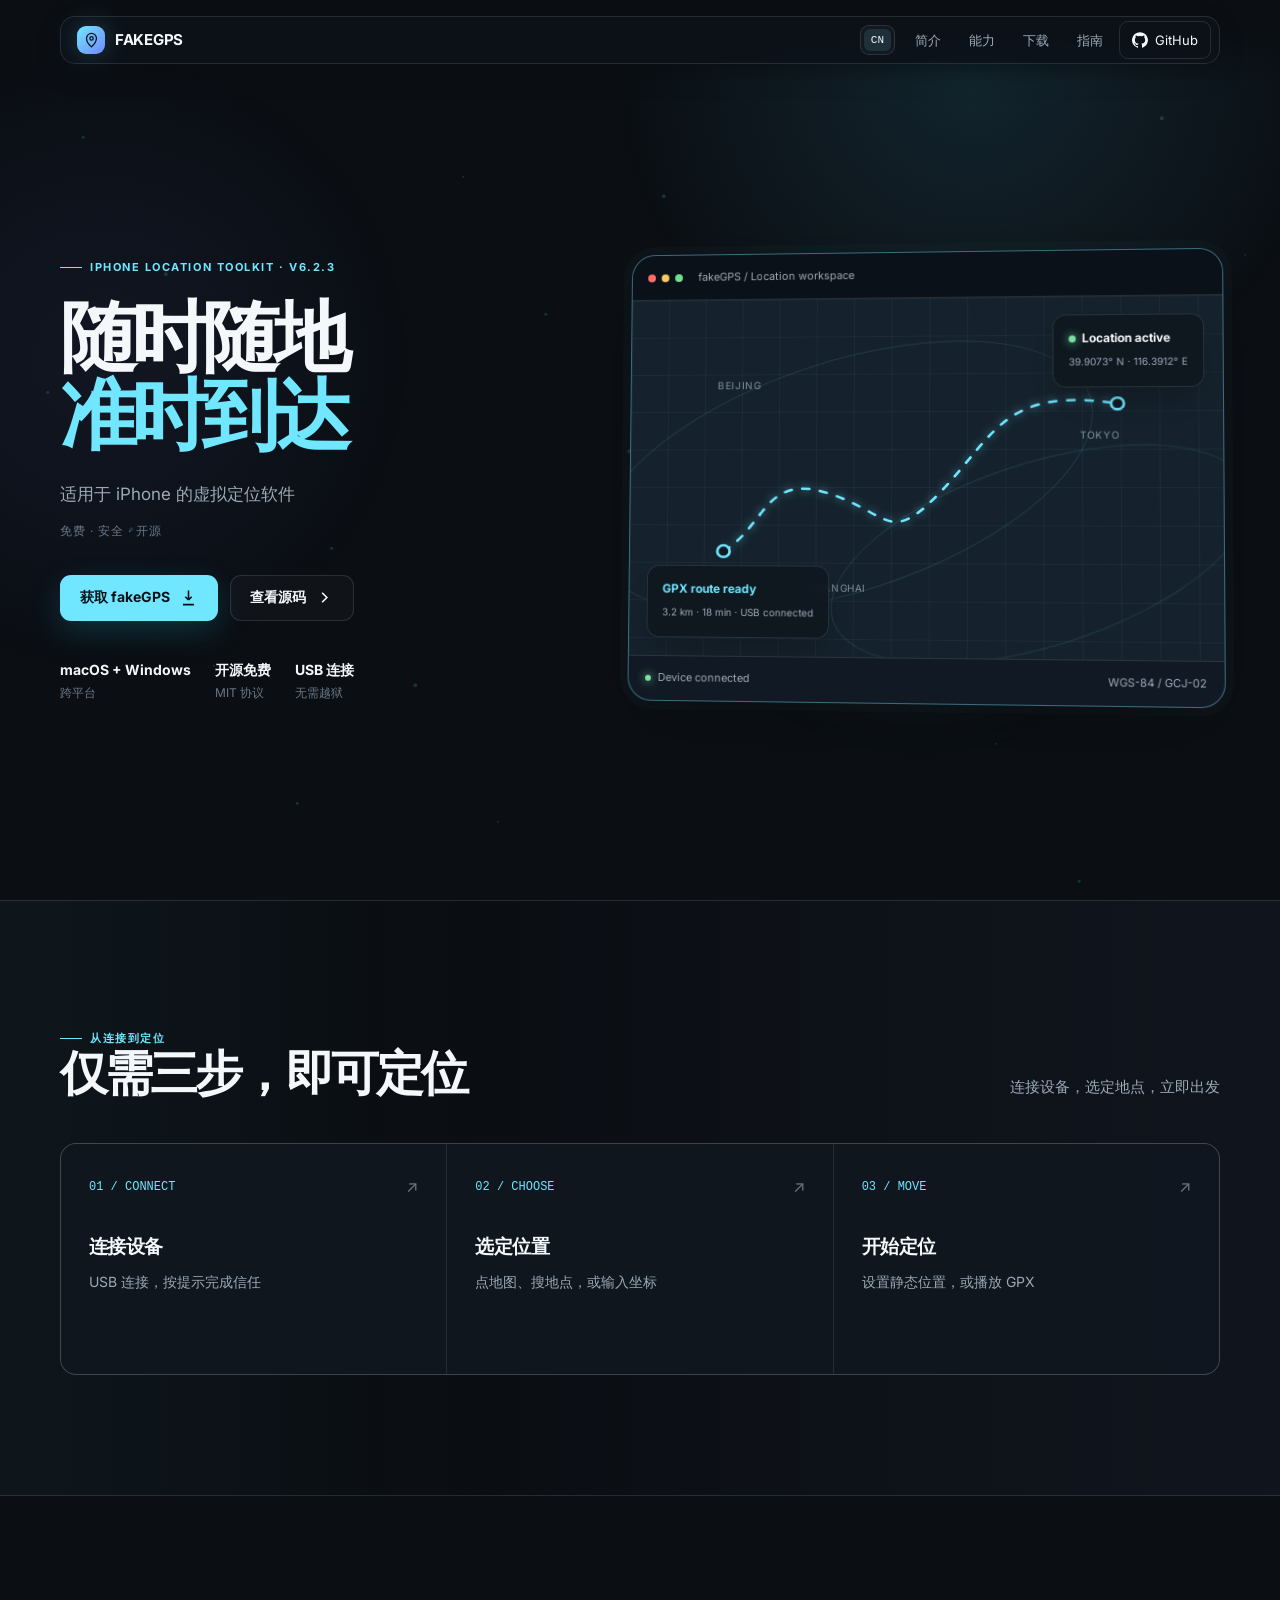
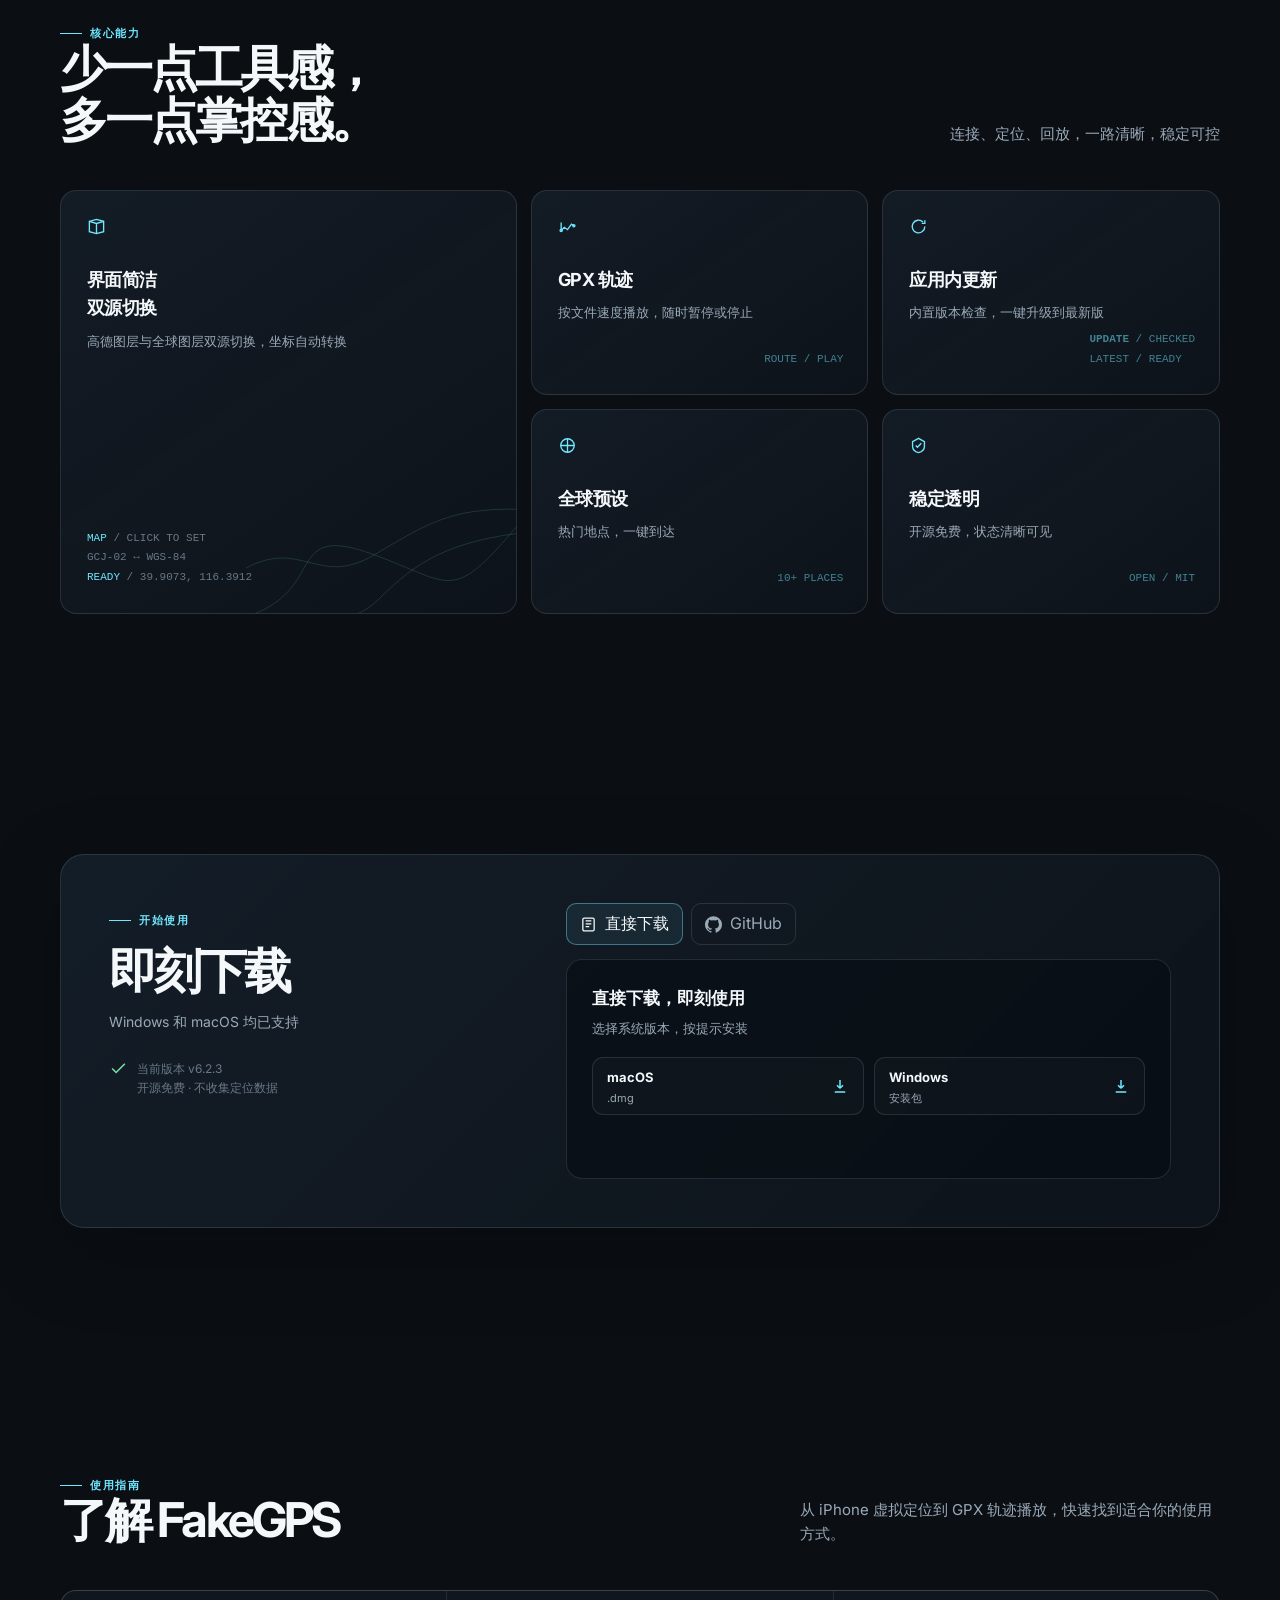
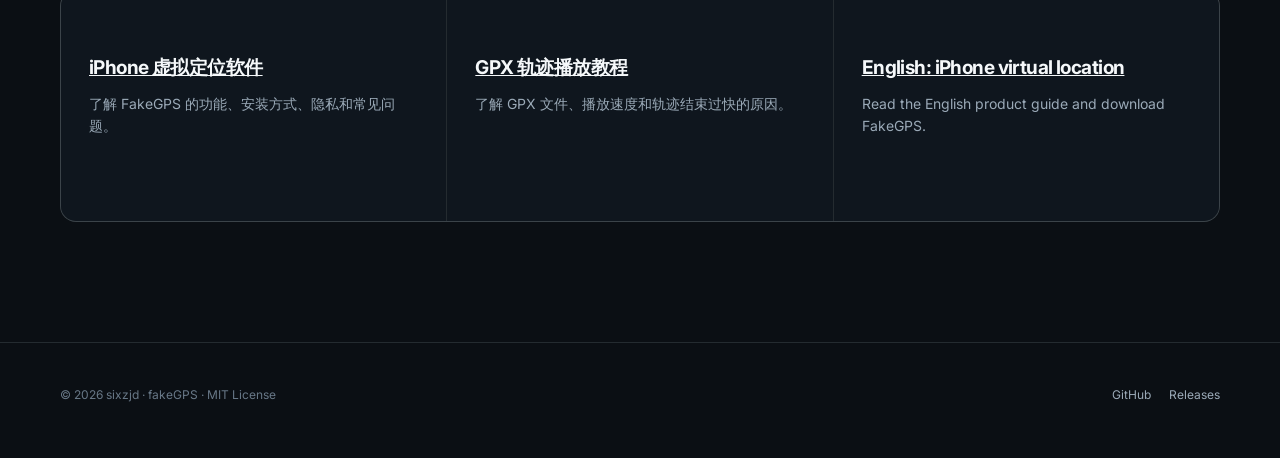
<file: index.html>
<!doctype html>
<html lang="zh-CN">
<head>
  <meta charset="utf-8">
  <meta name="viewport" content="width=device-width, initial-scale=1">
  <meta name="theme-color" content="#0b0f14">
  <meta name="description" content="fakeGPS 是一款适用于 macOS 和 Windows 的 iPhone 虚拟定位工具。连接 iPhone，选择地点，立即生效，支持地图点选、GPX 轨迹和坐标转换。">
  <meta name="keywords" content="fakeGPS, Fake GPS, iPhone 虚拟定位, iPhone GPS 模拟, iOS 虚拟定位, GPS spoofing, iPhone location changer, GPX, macOS, Windows">
  <meta name="author" content="sixzjd">
  <meta name="robots" content="index,follow,max-image-preview:large">
  <link rel="canonical" href="https://fakegps.sixzjd.sbs/">
  <link rel="alternate" hreflang="zh-CN" href="https://fakegps.sixzjd.sbs/">
  <link rel="alternate" hreflang="en" href="https://fakegps.sixzjd.sbs/?lang=en">
  <link rel="alternate" hreflang="x-default" href="https://fakegps.sixzjd.sbs/">
  <link rel="icon" type="image/svg+xml" href="/favicon.svg">
  <title>fakeGPS — 随时随地，准时到达</title>
  <meta property="og:type" content="website">
  <meta property="og:site_name" content="fakeGPS">
  <meta property="og:title" content="fakeGPS — iPhone 虚拟定位工具">
  <meta property="og:description" content="连接 iPhone，选择地点，立即生效。支持 macOS、Windows、地图点选与 GPX 轨迹。">
  <meta property="og:url" content="https://fakegps.sixzjd.sbs/">
  <meta property="og:image" content="https://fakegps.sixzjd.sbs/og-image.svg">
  <meta name="twitter:card" content="summary_large_image">
  <meta name="twitter:title" content="fakeGPS — iPhone 虚拟定位工具">
  <meta name="twitter:description" content="A clean iPhone virtual location tool for macOS and Windows.">
  <meta name="twitter:image" content="https://fakegps.sixzjd.sbs/og-image.svg">
  <style>
    @import url('https://fonts.googleapis.com/css2?family=Inter:wght@400;500;600;700;800&display=swap');

    :root {
      --bg: #0b0f14;
      --bg-soft: #10161e;
      --panel: rgba(19, 28, 38, .76);
      --panel-solid: #141e29;
      --panel-hover: #1a2936;
      --line: rgba(205, 229, 240, .13);
      --line-strong: rgba(116, 225, 255, .42);
      --text: #f5f8fa;
      --muted: #9baab8;
      --faint: #687887;
      --cyan: #70e7ff;
      --cyan-strong: #22c7ed;
      --indigo: #a0a9ff;
      --green: #79e2a1;
      --danger: #ff8e8e;
      --radius-sm: 10px;
      --radius-md: 16px;
      --radius-lg: 24px;
      --ease: cubic-bezier(.16, 1, .3, 1);
      --shadow: 0 24px 80px rgba(0, 0, 0, .28);
    }

    * { box-sizing: border-box; }
    html { scroll-behavior: smooth; }
    body {
      margin: 0;
      background: var(--bg);
      color: var(--text);
      font-family: Inter, -apple-system, BlinkMacSystemFont, "Segoe UI", sans-serif;
      line-height: 1.6;
      -webkit-font-smoothing: antialiased;
      overflow-x: hidden;
    }
    body::before {
      content: "";
      position: fixed;
      inset: 0;
      pointer-events: none;
      background:
        radial-gradient(circle at 76% 8%, rgba(70, 184, 220, .13), transparent 28%),
        radial-gradient(circle at 8% 40%, rgba(103, 112, 224, .08), transparent 24%);
      z-index: -2;
    }
    a { color: inherit; }
    button, a { -webkit-tap-highlight-color: transparent; }
    button { font: inherit; }
    :focus-visible { outline: 2px solid var(--cyan); outline-offset: 4px; }
    .skip-link { position: fixed; left: 16px; top: 12px; transform: translateY(-160%); z-index: 999; background: var(--cyan); color: #061018; padding: 10px 14px; border-radius: 8px; font-weight: 700; }
    .skip-link:focus { transform: translateY(0); }
    .wrap { width: min(1160px, calc(100% - 40px)); margin: 0 auto; }

    /* Navigation */
    .nav-shell { position: sticky; top: 0; z-index: 50; padding: 16px 0; background: linear-gradient(var(--bg) 40%, transparent); }
    nav { display: flex; align-items: center; justify-content: space-between; min-height: 48px; padding: 0 8px 0 16px; border: 1px solid var(--line); border-radius: 15px; background: rgba(13, 19, 26, .78); backdrop-filter: blur(18px); box-shadow: 0 10px 30px rgba(0,0,0,.12); }
    .brand { display: inline-flex; align-items: center; gap: 10px; text-decoration: none; font-size: 15px; font-weight: 700; letter-spacing: -.02em; }
    .brand-mark { display: grid; place-items: center; width: 28px; height: 28px; border-radius: 9px; background: linear-gradient(135deg, var(--cyan), #7288ff); color: #061018; box-shadow: 0 0 24px rgba(112, 231, 255, .22); }
    .brand-mark svg { width: 17px; height: 17px; }
    .nav-links { display: flex; align-items: center; gap: 4px; }
    .language-switch { display: inline-flex; align-items: center; gap: 3px; margin-right: 4px; padding: 3px; border: 1px solid var(--line); border-radius: 9px; background: rgba(255,255,255,.03); }
    .language-switch button { border: 0; border-radius: 6px; padding: 5px 7px; color: var(--muted); background: transparent; font: 11px ui-monospace, SFMono-Regular, Menlo, monospace; cursor: pointer; }
    .language-switch button.active, .language-switch button:hover { color: var(--text); background: rgba(112,231,255,.12); }
    .nav-links a { padding: 8px 12px; color: var(--muted); text-decoration: none; font-size: 13px; border-radius: 9px; transition: background .2s, color .2s; }
    .nav-links a:hover { color: var(--text); background: rgba(255,255,255,.06); }
    .nav-github { display: inline-flex !important; align-items: center; gap: 7px; color: var(--text) !important; border: 1px solid var(--line); }
    .nav-github svg { width: 16px; height: 16px; }

    /* Shared */
    .eyebrow { display: inline-flex; align-items: center; gap: 8px; color: var(--cyan); font-size: 11px; font-weight: 700; letter-spacing: .14em; text-transform: uppercase; }
    .eyebrow::before { content: ""; width: 22px; height: 1px; background: var(--cyan); }
    h1, h2, h3, p { margin: 0; }
    h1 { font-size: clamp(42px, 6vw, 78px); line-height: 1.02; letter-spacing: -.075em; }
    h2 { font-size: clamp(30px, 4vw, 48px); line-height: 1.08; letter-spacing: -.06em; }
    .muted { color: var(--muted); }
    .section { padding: 120px 0; }
    .section-head { display: flex; align-items: end; justify-content: space-between; gap: 32px; margin-bottom: 44px; }
    .section-head p { max-width: 420px; color: var(--muted); font-size: 15px; }
    .icon { width: 19px; height: 19px; flex: 0 0 auto; }

    /* Hero */
    .hero { position: relative; min-height: calc(100vh - 80px); display: grid; grid-template-columns: .9fr 1.1fr; align-items: center; gap: 76px; padding: 82px 0 110px; }
    .hero-copy { position: relative; z-index: 2; min-width: 0; }
    .hero-copy h1 { max-width: 640px; margin: 22px 0 24px; }
    .hero-copy h1 span { display: block; white-space: nowrap; }
    .hero-copy h1 .hero-title-primary { color: var(--text); }
    .hero-copy h1 .accent { color: var(--cyan); }
    html[lang="en"] .hero-copy h1 { font-size: clamp(34px, 4.5vw, 58px); }
    .hero-lede { max-width: 490px; color: var(--muted); font-size: 17px; line-height: 1.8; }
    .hero-proof { margin-top: 12px; color: var(--faint); font-size: 12px; letter-spacing: .08em; }
    .hero-actions { display: flex; flex-wrap: wrap; gap: 12px; margin-top: 34px; }
    .button { display: inline-flex; align-items: center; justify-content: center; gap: 9px; min-height: 46px; padding: 0 19px; border-radius: 11px; border: 1px solid transparent; text-decoration: none; font-size: 14px; font-weight: 700; cursor: pointer; transition: transform .22s var(--ease), background .22s, border-color .22s, box-shadow .22s; }
    .button:hover { transform: translateY(-2px); }
    .button-primary { color: #061018; background: var(--cyan); box-shadow: 0 10px 30px rgba(34, 199, 237, .18); }
    .button-primary:hover { background: #a1f2ff; box-shadow: 0 14px 38px rgba(34, 199, 237, .28); }
    .button-ghost { color: var(--text); border-color: var(--line); background: rgba(255,255,255,.025); }
    .button-ghost:hover { background: rgba(255,255,255,.08); border-color: var(--line-strong); }
    .hero-meta { display: flex; gap: 24px; margin-top: 38px; color: var(--faint); font-size: 12px; }
    .hero-meta strong { display: block; margin-bottom: 2px; color: var(--text); font-size: 14px; }

    /* Product preview */
    .preview-wrap { position: relative; min-width: 0; perspective: 1200px; }
    .preview-glow { position: absolute; inset: 12% 8% -8%; background: radial-gradient(ellipse, rgba(82, 194, 230, .22), transparent 68%); filter: blur(25px); pointer-events: none; }
    .preview { position: relative; overflow: hidden; border: 1px solid var(--line-strong); border-radius: var(--radius-lg); background: #111a24; box-shadow: var(--shadow), 0 0 0 8px rgba(112,231,255,.025); transform: rotateY(-4deg) rotateX(2deg); transition: transform .6s var(--ease); }
    .preview-wrap:hover .preview { transform: rotateY(0) rotateX(0) translateY(-4px); }
    .preview-top { display: flex; align-items: center; gap: 8px; height: 46px; padding: 0 16px; border-bottom: 1px solid var(--line); background: rgba(8, 13, 18, .6); }
    .traffic { display: flex; gap: 6px; }
    .traffic i { width: 8px; height: 8px; border-radius: 50%; background: #ff6f68; }
    .traffic i:nth-child(2) { background: #f7c95e; }
    .traffic i:nth-child(3) { background: #6ce18b; }
    .preview-title { margin-left: 8px; color: var(--muted); font-size: 11px; }
    .preview-map { position: relative; min-height: 360px; overflow: hidden; background-color: #15222d; background-image: linear-gradient(rgba(130, 190, 210, .055) 1px, transparent 1px), linear-gradient(90deg, rgba(130, 190, 210, .055) 1px, transparent 1px); background-size: 38px 38px; }
    .preview-map::before, .preview-map::after { content: ""; position: absolute; border: 1px solid rgba(112,231,255,.12); border-radius: 50%; transform: rotate(-18deg); }
    .preview-map::before { width: 520px; height: 230px; left: -45px; top: 64px; }
    .preview-map::after { width: 430px; height: 180px; right: -35px; bottom: 12px; }
    .route { position: absolute; inset: 14% 12%; width: 76%; height: 70%; overflow: visible; }
    .route path { fill: none; stroke: var(--cyan); stroke-width: 3; stroke-linecap: round; stroke-dasharray: 8 12; animation: route-flow 3s linear infinite; filter: drop-shadow(0 0 5px rgba(112,231,255,.7)); }
    .route circle { fill: #101922; stroke: var(--cyan); stroke-width: 3; }
    @keyframes route-flow { to { stroke-dashoffset: -40; } }
    .map-label { position: absolute; color: rgba(214, 239, 246, .55); font-size: 10px; letter-spacing: .06em; }
    .label-a { left: 15%; top: 22%; } .label-b { right: 17%; top: 36%; } .label-c { left: 31%; bottom: 17%; }
    .preview-card { position: absolute; padding: 13px 15px; border: 1px solid var(--line); border-radius: 13px; background: rgba(14, 22, 30, .86); backdrop-filter: blur(13px); box-shadow: 0 16px 35px rgba(0,0,0,.22); }
    .preview-card strong { display: block; font-size: 12px; }
    .preview-card span { color: var(--muted); font-size: 10px; }
    .location-card { top: 18px; right: 18px; }
    .location-card strong::before { content: ""; display: inline-block; width: 7px; height: 7px; margin-right: 6px; border-radius: 50%; background: var(--green); box-shadow: 0 0 10px var(--green); }
    .route-card { left: 18px; bottom: 18px; }
    .route-card strong { color: var(--cyan); }
    .preview-caption { display: flex; align-items: center; justify-content: space-between; padding: 13px 17px; border-top: 1px solid var(--line); color: var(--muted); font-size: 11px; }
    .live-dot { display: inline-flex; align-items: center; gap: 7px; }
    .live-dot::before { content: ""; width: 6px; height: 6px; border-radius: 50%; background: var(--green); box-shadow: 0 0 10px var(--green); }

    /* Story */
    .story { border-top: 1px solid var(--line); border-bottom: 1px solid var(--line); background: linear-gradient(90deg, rgba(112,231,255,.035), transparent 32%, rgba(160,169,255,.04)); }
    .steps { display: grid; grid-template-columns: repeat(3, 1fr); gap: 1px; overflow: hidden; border: 1px solid var(--line); border-radius: var(--radius-md); background: var(--line); }
    .step { position: relative; min-height: 230px; padding: 28px; background: rgba(13, 20, 28, .88); transition: background .25s; }
    .step:hover { background: var(--panel-hover); }
    .step-number { color: var(--cyan); font-family: ui-monospace, SFMono-Regular, Menlo, monospace; font-size: 12px; }
    .step h3 { margin: 34px 0 9px; font-size: 19px; letter-spacing: -.03em; }
    .step p { color: var(--muted); font-size: 14px; }
    .step-arrow { position: absolute; top: 30px; right: 28px; color: var(--faint); }

    /* Features */
    .feature-grid { display: grid; grid-template-columns: 1.15fr .85fr .85fr; grid-template-rows: auto auto; gap: 14px; }
    .feature { position: relative; min-height: 205px; overflow: hidden; padding: 26px; border: 1px solid var(--line); border-radius: var(--radius-md); background: linear-gradient(145deg, rgba(21, 31, 42, .82), rgba(14, 20, 27, .78)); transition: border-color .25s, transform .25s var(--ease), box-shadow .25s; }
    .feature:hover { border-color: var(--line-strong); transform: translateY(-3px); box-shadow: 0 18px 48px rgba(0,0,0,.18); }
    .feature-large { grid-row: span 2; min-height: 424px; }
    .feature svg { color: var(--cyan); }
    .feature h3 { margin: 22px 0 8px; font-size: 18px; letter-spacing: -.03em; }
    .feature p { max-width: 330px; color: var(--muted); font-size: 13px; }
    .feature-code { position: absolute; right: 24px; bottom: 24px; color: rgba(112,231,255,.52); font: 11px/1.8 ui-monospace, SFMono-Regular, Menlo, monospace; }
    .feature-large .feature-code { left: 26px; right: auto; bottom: 25px; color: var(--faint); }
    .feature-large .feature-code b { color: var(--cyan); font-weight: 500; }
    .feature-map-lines { position: absolute; right: -30px; bottom: -35px; width: 300px; opacity: .48; }

    /* Downloads */
    .download-shell { display: grid; grid-template-columns: .8fr 1.2fr; gap: 54px; align-items: start; padding: 48px; border: 1px solid var(--line); border-radius: var(--radius-lg); background: linear-gradient(135deg, rgba(23, 35, 47, .74), rgba(14, 20, 27, .9)); box-shadow: var(--shadow); }
    .download-shell h2 { margin: 16px 0 14px; }
    .download-shell > div > p { color: var(--muted); font-size: 14px; }
    .download-note { display: flex; gap: 9px; margin-top: 25px; color: var(--faint); font-size: 12px; }
    .download-note svg { color: var(--green); }
    .download-tabs { display: flex; gap: 8px; margin-bottom: 14px; }
    .download-tab { display: inline-flex; align-items: center; gap: 8px; min-height: 42px; padding: 0 13px; color: var(--muted); border: 1px solid var(--line); border-radius: 10px; background: transparent; cursor: pointer; transition: color .2s, border-color .2s, background .2s; }
    .download-tab svg { width: 17px; height: 17px; }
    .download-tab:hover, .download-tab.active { color: var(--text); border-color: var(--line-strong); background: rgba(112,231,255,.08); }
    .download-panel { min-height: 220px; padding: 25px; border: 1px solid var(--line); border-radius: var(--radius-md); background: rgba(7, 12, 17, .55); }
    .download-panel[hidden] { display: none; }
    .download-panel h3 { margin-bottom: 6px; font-size: 17px; }
    .download-panel p { margin-bottom: 18px; color: var(--muted); font-size: 13px; }
    .download-options { display: grid; grid-template-columns: repeat(2, 1fr); gap: 10px; }
    .download-option { display: flex; align-items: center; justify-content: space-between; gap: 12px; min-height: 58px; padding: 0 14px; border: 1px solid var(--line); border-radius: 11px; color: var(--text); text-decoration: none; background: rgba(255,255,255,.025); transition: background .2s, border-color .2s, transform .2s; }
    .download-option:hover { border-color: var(--line-strong); background: rgba(112,231,255,.08); transform: translateY(-2px); }
    .download-option small { display: block; color: var(--muted); font-size: 11px; }
    .download-option strong { font-size: 13px; }
    .download-option svg { width: 18px; height: 18px; color: var(--cyan); }
    .command { padding: 15px; border: 1px solid var(--line); border-radius: 10px; color: var(--cyan); background: #091016; font: 13px/1.8 ui-monospace, SFMono-Regular, Menlo, monospace; word-break: break-word; }
    .command span { color: var(--muted); }

    /* Footer */
    footer { padding: 42px 0 54px; border-top: 1px solid var(--line); }
    .footer-row { display: flex; align-items: center; justify-content: space-between; gap: 20px; color: var(--faint); font-size: 12px; }
    .footer-links { display: flex; flex-wrap: wrap; gap: 18px; }
    .footer-links a { color: var(--muted); text-decoration: none; }
    .footer-links a:hover { color: var(--cyan); }

    /* Ambient particles */
    #ambient { position: fixed; inset: 0; z-index: -1; pointer-events: none; opacity: .58; }
    .reveal { opacity: 0; transform: translateY(22px); transition: opacity .65s var(--ease), transform .65s var(--ease); }
    .reveal.is-visible { opacity: 1; transform: none; }

    @media (max-width: 900px) {
      .hero { grid-template-columns: 1fr; gap: 48px; padding-top: 60px; }
      .hero-copy { text-align: center; }
      .hero-copy h1, .hero-lede { margin-left: auto; margin-right: auto; }
      .hero-actions, .hero-meta { justify-content: center; }
      .feature-grid { grid-template-columns: repeat(2, 1fr); }
      .feature-large { grid-row: auto; min-height: 260px; }
      .download-shell { grid-template-columns: 1fr; gap: 32px; padding: 32px; }
    }
    @media (max-width: 640px) {
      .wrap { width: min(100% - 28px, 1160px); }
      .nav-shell { padding-top: 10px; }
      .nav-links a:not(.nav-github) { display: none; }
      .nav-github { padding: 8px 10px !important; }
      .nav-github span { display: none; }
      .section { padding: 80px 0; }
      .section-head { display: block; margin-bottom: 28px; }
      .section-head p { margin-top: 14px; }
      h1 { font-size: clamp(34px, 10.5vw, 52px); }
      html[lang="en"] .hero-copy h1 { font-size: clamp(30px, 9vw, 46px); }
      .hero { min-height: auto; padding: 56px 0 84px; }
      .hero-lede { font-size: 15px; }
      .hero-meta { gap: 14px; }
      .preview-map { min-height: 290px; }
      .steps, .feature-grid { grid-template-columns: 1fr; }
      .step { min-height: 180px; }
      .feature-large { min-height: 260px; }
      .download-shell { padding: 22px; }
      .download-tabs { overflow-x: auto; padding-bottom: 2px; }
      .download-tab { flex: 0 0 auto; }
      .download-options { grid-template-columns: 1fr; }
      .footer-row { align-items: flex-start; flex-direction: column; }
    }
    @media (prefers-reduced-motion: reduce) {
      *, *::before, *::after { scroll-behavior: auto !important; animation-duration: .01ms !important; animation-iteration-count: 1 !important; transition-duration: .01ms !important; }
      #ambient { display: none; }
      .reveal { opacity: 1; transform: none; }
    }
  </style>
  <script type="application/ld+json">
  {"@context":"https://schema.org","@type":"SoftwareApplication","name":"fakeGPS","url":"https://fakegps.sixzjd.sbs/","description":"A clean virtual location tool for iPhone on macOS and Windows.","softwareVersion":"6.2.3","applicationCategory":"UtilitiesApplication","operatingSystem":"macOS, Windows","applicationSubCategory":"GPS spoofing and GPX route playback","featureList":["iPhone virtual location","GPX route playback","AMap and global map sources","GCJ-02 and WGS-84 conversion"],"keywords":"fakeGPS, iPhone virtual location, iPhone GPS simulator, GPS spoofing, GPX","license":"https://opensource.org/licenses/MIT","downloadUrl":"https://github.com/sixzjd/fakeGPS-for-iPhone/releases/latest","codeRepository":"https://github.com/sixzjd/fakeGPS-for-iPhone"}
  </script>
</head>
<body>
  <a class="skip-link" href="#main">跳到主要内容</a>
  <canvas id="ambient" aria-hidden="true"></canvas>
  <div class="nav-shell"><div class="wrap"><nav aria-label="主导航">
    <a class="brand" href="/" aria-label="FAKEGPS 首页"><span class="brand-mark"><svg viewBox="0 0 24 24" fill="none" stroke="currentColor" stroke-width="1.8"><path d="M12 21s7-6.2 7-12a7 7 0 1 0-14 0c0 5.8 7 12 7 12Z"/><circle cx="12" cy="9" r="2.4"/></svg></span>FAKEGPS</a>
    <div class="nav-links"><div class="language-switch" aria-label="Language"><button type="button" data-lang-toggle="true" class="active">CN</button></div><a href="#workflow">简介</a><a href="#features">能力</a><a href="#download">下载</a><a href="#resources">指南</a><a class="nav-github" href="https://github.com/sixzjd/fakeGPS-for-iPhone" target="_blank" rel="noreferrer" aria-label="在 GitHub 查看 fakeGPS 源码"><svg viewBox="0 0 24 24" fill="currentColor"><path d="M12 .3a12 12 0 0 0-3.79 23.39c.6.11.82-.26.82-.58v-2.04c-3.34.73-4.04-1.61-4.04-1.61-.55-1.39-1.34-1.76-1.34-1.76-1.09-.75.08-.74.08-.74 1.2.09 1.84 1.23 1.84 1.23 1.07 1.84 2.8 1.31 3.49 1 .11-.78.42-1.31.76-1.61-2.67-.3-5.47-1.34-5.47-5.94 0-1.31.47-2.38 1.24-3.22-.12-.3-.54-1.53.12-3.18 0 0 1.01-.32 3.3 1.23a11.5 11.5 0 0 1 6 0c2.29-1.55 3.3-1.23 3.3-1.23.66 1.65.24 2.88.12 3.18.77.84 1.24 1.91 1.24 3.22 0 4.61-2.81 5.63-5.48 5.93.43.37.81 1.1.81 2.22v3.29c0 .32.22.69.83.58A12 12 0 0 0 12 .3Z"/></svg><span>GitHub</span></a></div>
  </nav></div></div>

  <main id="main">
    <section class="wrap hero">
      <div class="hero-copy reveal"><div class="eyebrow">iPhone location toolkit · v6.2.3</div><h1><span class="hero-title-primary">随时随地</span><span class="accent">准时到达</span></h1><p class="hero-lede">适用于 iPhone 的虚拟定位软件</p><div class="hero-proof">免费 · 安全 · 开源</div><div class="hero-actions"><a class="button button-primary" href="#download">获取 fakeGPS <svg class="icon" viewBox="0 0 24 24" fill="none" stroke="currentColor" stroke-width="2"><path d="M12 3v12m0 0 4-4m-4 4-4-4M5 21h14"/></svg></a><a class="button button-ghost" href="https://github.com/sixzjd/fakeGPS-for-iPhone" target="_blank" rel="noreferrer">查看源码 <svg class="icon" viewBox="0 0 24 24" fill="none" stroke="currentColor" stroke-width="2"><path d="m9 18 6-6-6-6"/></svg></a></div><div class="hero-meta"><div><strong>macOS + Windows</strong>跨平台</div><div><strong>开源免费</strong>MIT 协议</div><div><strong>USB 连接</strong>无需越狱</div></div></div>
      <div class="preview-wrap reveal"><div class="preview-glow"></div><div class="preview"><div class="preview-top"><span class="traffic"><i></i><i></i><i></i></span><span class="preview-title">fakeGPS / Location workspace</span></div><div class="preview-map"><span class="map-label label-a">BEIJING</span><span class="map-label label-b">TOKYO</span><span class="map-label label-c">SHANGHAI</span><svg class="route" viewBox="0 0 500 300" preserveAspectRatio="none" aria-label="地图上的定位路线"><path d="M28 244 C75 214, 74 150, 145 174 S213 239, 273 170 S343 48, 465 68"/><circle cx="28" cy="244" r="7"/><circle cx="465" cy="68" r="7"/></svg><div class="preview-card location-card"><strong>Location active</strong><span>39.9073° N · 116.3912° E</span></div><div class="preview-card route-card"><strong>GPX route ready</strong><span>3.2 km · 18 min · USB connected</span></div></div><div class="preview-caption"><span class="live-dot">Device connected</span><span>WGS-84 / GCJ-02</span></div></div></div>
    </section>

    <section class="story section" id="workflow"><div class="wrap"><div class="section-head reveal"><div><div class="eyebrow">从连接到定位</div><h2>仅需三步，即可定位</h2></div><p>连接设备，选定地点，立即出发</p></div><div class="steps"><article class="step reveal"><span class="step-number">01 / CONNECT</span><h3>连接设备</h3><p>USB 连接，按提示完成信任</p><span class="step-arrow">↗</span></article><article class="step reveal"><span class="step-number">02 / CHOOSE</span><h3>选定位置</h3><p>点地图、搜地点，或输入坐标</p><span class="step-arrow">↗</span></article><article class="step reveal"><span class="step-number">03 / MOVE</span><h3>开始定位</h3><p>设置静态位置，或播放 GPX</p><span class="step-arrow">↗</span></article></div></div></section>

    <section class="section" id="features"><div class="wrap"><div class="section-head reveal"><div><div class="eyebrow">核心能力</div><h2>少一点工具感，<br>多一点掌控感。</h2></div><p>连接、定位、回放，一路清晰，稳定可控</p></div><div class="feature-grid"><article class="feature feature-large reveal"><svg class="icon" viewBox="0 0 24 24" fill="none" stroke="currentColor" stroke-width="1.7"><path d="M3 5.5 12 3l9 2.5v13L12 21l-9-2.5v-13Z"/><path d="m3 5.5 9 2.7 9-2.7M12 8.2V21"/></svg><h3>界面简洁<br>双源切换</h3><p>高德图层与全球图层双源切换，坐标自动转换</p><div class="feature-code"><b>MAP</b>  /  CLICK TO SET<br>GCJ-02  ↔  WGS-84<br><b>READY</b>  /  39.9073, 116.3912</div><svg class="feature-map-lines" viewBox="0 0 300 180" fill="none"><path d="M8 146C80 118 40 55 126 86s78 54 160-46M22 174c58-42 75-7 112-44s70-57 148-66M0 100c56-30 72 20 128-13s80-50 162-45" stroke="currentColor" stroke-opacity=".33"/></svg></article><article class="feature reveal"><svg class="icon" viewBox="0 0 24 24" fill="none" stroke="currentColor" stroke-width="1.7"><path d="M4 17V7m0 10 4-4 4 3 5-7 3 2"/><circle cx="4" cy="17" r="1.4"/><circle cx="20" cy="11" r="1.4"/></svg><h3>GPX 轨迹</h3><p>按文件速度播放，随时暂停或停止</p><div class="feature-code">ROUTE / PLAY</div></article><article class="feature reveal"><svg class="icon" viewBox="0 0 24 24" fill="none" stroke="currentColor" stroke-width="1.7"><path d="M20 12a8 8 0 1 1-2.34-5.66"/><path d="M20 4v4h-4"/></svg><h3>应用内更新</h3><p>内置版本检查，一键升级到最新版</p><div class="feature-code"><b>UPDATE</b>  /  CHECKED<br>LATEST  /  READY</div></article><article class="feature reveal"><svg class="icon" viewBox="0 0 24 24" fill="none" stroke="currentColor" stroke-width="1.7"><path d="M12 3v18M3 12h18"/><circle cx="12" cy="12" r="8.5"/></svg><h3>全球预设</h3><p>热门地点，一键到达</p><div class="feature-code">10+ PLACES</div></article><article class="feature reveal"><svg class="icon" viewBox="0 0 24 24" fill="none" stroke="currentColor" stroke-width="1.7"><path d="M12 3 4.5 7.2v5.6c0 4 2.7 6.8 7.5 8.2 4.8-1.4 7.5-4.2 7.5-8.2V7.2L12 3Z"/><path d="m8.5 12 2.2 2.2 4.8-5"/></svg><h3>稳定透明</h3><p>开源免费，状态清晰可见</p><div class="feature-code">OPEN / MIT</div></article></div></div></section>

    <section class="section" id="download"><div class="wrap"><div class="download-shell reveal"><div><div class="eyebrow">开始使用</div><h2>即刻下载</h2><p>Windows 和 macOS 均已支持</p><div class="download-note"><svg class="icon" viewBox="0 0 24 24" fill="none" stroke="currentColor" stroke-width="2"><path d="M20 6 9 17l-5-5"/></svg><span>当前版本 v6.2.3<br>开源免费 · 不收集定位数据</span></div></div><div><div class="download-tabs" role="tablist" aria-label="安装方式"><button class="download-tab active" role="tab" aria-selected="true" data-tab="binary"><svg viewBox="0 0 24 24" fill="none" stroke="currentColor" stroke-width="1.8"><rect x="4" y="3" width="16" height="18" rx="2"/><path d="M8 7h8M8 11h8M8 15h5"/></svg>直接下载</button><button class="download-tab" role="tab" aria-selected="false" data-tab="github"><svg viewBox="0 0 24 24" fill="currentColor"><path d="M12 .3a12 12 0 0 0-3.79 23.39c.6.11.82-.26.82-.58v-2.04c-3.34.73-4.04-1.61-4.04-1.61-.55-1.39-1.34-1.76-1.34-1.76-1.09-.75.08-.74.08-.74 1.2.09 1.84 1.23 1.84 1.23 1.07 1.84 2.8 1.31 3.49 1 .11-.78.42-1.31.76-1.61-2.67-.3-5.47-1.34-5.47-5.94 0-1.31.47-2.38 1.24-3.22-.12-.3-.54-1.53.12-3.18 0 0 1.01-.32 3.3 1.23a11.5 11.5 0 0 1 6 0c2.29-1.55 3.3-1.23 3.3-1.23.66 1.65.24 2.88.12 3.18.77.84 1.24 1.91 1.24 3.22 0 4.61-2.81 5.63-5.48 5.93.43.37.81 1.1.81 2.22v3.29c0 .32.22.69.83.58A12 12 0 0 0 12 .3Z"/></svg>GitHub</button></div><div id="panel-binary" class="download-panel" role="tabpanel"><h3>直接下载，即刻使用</h3><p>选择系统版本，按提示安装</p><div class="download-options"><a class="download-option" href="/dl/FakeGPS-macOS.dmg" download><span><strong>macOS</strong><small>.dmg</small></span><svg viewBox="0 0 24 24" fill="none" stroke="currentColor" stroke-width="2"><path d="M12 4v11m0 0 4-4m-4 4-4-4M5 20h14"/></svg></a><a class="download-option" href="/dl/FakeGPS-Windows-Setup.exe" download><span><strong>Windows</strong><small>安装包</small></span><svg viewBox="0 0 24 24" fill="none" stroke="currentColor" stroke-width="2"><path d="M12 4v11m0 0 4-4m-4 4-4-4M5 20h14"/></svg></a></div></div><div id="panel-github" class="download-panel" role="tabpanel" hidden><h3>从 GitHub 获取源码</h3><p>适合阅读、修改或自行构建</p><div class="command"><span>$</span> git clone https://github.com/sixzjd/fakeGPS-for-iPhone.git<br><span>$</span> cd fakeGPS-for-iPhone<br><span>$</span> pip install -r requirements.txt<br><span>$</span> python run_gui.py</div><a class="button button-ghost" style="margin-top:14px" href="https://github.com/sixzjd/fakeGPS-for-iPhone" target="_blank" rel="noreferrer">打开 GitHub 仓库 <svg class="icon" viewBox="0 0 24 24" fill="currentColor"><path d="M12 .3a12 12 0 0 0-3.79 23.39c.6.11.82-.26.82-.58v-2.04c-3.34.73-4.04-1.61-4.04-1.61-.55-1.39-1.34-1.76-1.34-1.76-1.09-.75.08-.74.08-.74 1.2.09 1.84 1.23 1.84 1.23 1.07 1.84 2.8 1.31 3.49 1 .11-.78.42-1.31.76-1.61-2.67-.3-5.47-1.34-5.47-5.94 0-1.31.47-2.38 1.24-3.22-.12-.3-.54-1.53.12-3.18 0 0 1.01-.32 3.3 1.23a11.5 11.5 0 0 1 6 0c2.29-1.55 3.3-1.23 3.3-1.23.66 1.65.24 2.88.12 3.18.77.84 1.24 1.91 1.24 3.22 0 4.61-2.81 5.63-5.48 5.93.43.37.81 1.1.81 2.22v3.29c0 .32.22.69.83.58A12 12 0 0 0 12 .3Z"/></svg></a></div></div></div></div></section>
  </main>
  <section class="section" id="resources"><div class="wrap"><div class="section-head reveal"><div><div class="eyebrow">使用指南</div><h2>了解 FakeGPS</h2></div><p>从 iPhone 虚拟定位到 GPX 轨迹播放，快速找到适合你的使用方式。</p></div><div class="steps"><article class="step"><h3><a href="/iphone-xuni-dingwei/">iPhone 虚拟定位软件</a></h3><p>了解 FakeGPS 的功能、安装方式、隐私和常见问题。</p></article><article class="step"><h3><a href="/gpx-location-guide/">GPX 轨迹播放教程</a></h3><p>了解 GPX 文件、播放速度和轨迹结束过快的原因。</p></article><article class="step"><h3><a href="/en/iphone-location/">English: iPhone virtual location</a></h3><p>Read the English product guide and download FakeGPS.</p></article></div></div></section>
  <footer><div class="wrap footer-row"><div>© 2026 sixzjd · fakeGPS · MIT License</div><div class="footer-links"><a href="https://github.com/sixzjd/fakeGPS-for-iPhone" target="_blank" rel="noreferrer">GitHub</a><a href="https://github.com/sixzjd/fakeGPS-for-iPhone/releases" target="_blank" rel="noreferrer">Releases</a></div></div></footer>
  <script>
    const translations = {
      zh: { nav: ['简介','能力','下载','指南'], heroLead: '适用于 iPhone 的虚拟定位软件', workflowEyebrow: '从连接到定位', workflowTitle: '仅需三步，即可定位', workflowLead: '连接设备，选定地点，立即出发', steps: [['连接设备','USB 连接，按提示完成信任'],['选定位置','点地图、搜地点，或输入坐标'],['开始定位','设置静态位置，或播放 GPX']], featureEyebrow: '核心能力', featureTitle: '少一点工具感，<br>多一点掌控感。', featureLead: '连接、定位、回放，一路清晰，稳定可控', downloadEyebrow: '开始使用', downloadTitle: '即刻下载', downloadLead: 'Windows 和 macOS 均已支持' },
      en: { nav: ['Overview','Capabilities','Download','Guides'], heroLead: 'A virtual location tool for iPhone', workflowEyebrow: 'From connection to location', workflowTitle: 'Three steps to get moving', workflowLead: 'Connect, choose a place, and start', steps: [['Connect your iPhone','Plug in by USB and trust this computer'],['Choose a location','Click the map, search, or enter coordinates'],['Start locating','Set a fixed point or play a GPX route']], featureEyebrow: 'What it does', featureTitle: 'Less tool, more control.', featureLead: 'Connect, locate, and replay with a clear, steady workflow', downloadEyebrow: 'Get started', downloadTitle: 'Download now', downloadLead: 'Available for Windows and macOS.' }
    };
    const extendedCopy = {
      zh: {
        title: ['随时随地','准时到达'], proof: '免费 · 安全 · 开源', heroActions: ['获取 fakeGPS','查看源码'], meta: [['macOS + Windows','跨平台'],['开源免费','MIT 协议'],['USB 连接','无需越狱']], previewTitle: 'fakeGPS / Location workspace', previewLocation: 'Location active', previewRoute: 'GPX route ready', previewDevice: 'Device connected', skip: '跳到主要内容', navLabel: '主导航', githubLabel: '在 GitHub 查看 fakeGPS 源码',
        featureCards: [['界面简洁<br>双源切换','高德图层与全球图层双源切换，坐标自动转换'],['GPX 轨迹','按文件速度播放，随时暂停或停止'],['应用内更新','内置版本检查，一键升级到最新版'],['全球预设','热门地点，一键到达'],['稳定透明','开源免费，状态清晰可见']], downloadTabs: ['直接下载','GitHub'], binary: ['直接下载，即刻使用','选择系统版本，按提示安装'], github: ['从 GitHub 获取源码','适合阅读、修改或自行构建'], downloadNote: '当前版本 v6.2.3<br>开源免费 · 不收集定位数据', options: ['.dmg','安装包'], footer: '© 2026 sixzjd · fakeGPS · MIT License'
      },
      en: {
        title: ['Anywhere, Anytime','Always on Time'], proof: 'Free · Secure · Open source', heroActions: ['Get fakeGPS','View source'], meta: [['macOS + Windows','Cross-platform'],['Open source','MIT licensed'],['USB connection','No jailbreak']], previewTitle: 'fakeGPS / Location workspace', previewLocation: 'Location active', previewRoute: 'GPX route ready', previewDevice: 'Device connected', skip: 'Skip to content', navLabel: 'Main navigation', githubLabel: 'View fakeGPS on GitHub',
        featureCards: [['Clean interface<br>Dual map sources','Switch between AMap and global maps with automatic coordinate conversion'],['GPX routes','Play at the file speed, with pause and stop controls'],['In-app updates','Built-in version check, upgrade to the latest build in one click'],['Global presets','Popular destinations, ready in one click'],['Clear and open','Open source, free to use, easy to understand']], downloadTabs: ['Direct download','GitHub'], binary: ['Download and get started','Choose your platform and install'], github: ['Get the source on GitHub','Read, modify, or build it yourself'], downloadNote: 'Current version v6.2.3<br>Open source · No location data collected', options: ['.dmg','Installer'], footer: '© 2026 sixzjd · fakeGPS · MIT License'
      }
    };
    function applyExtendedLanguage(lang) {
      const c = extendedCopy[lang] || extendedCopy.zh;
      const textNode = (selector, value, last) => { const el = document.querySelector(selector); if (!el) return; const node = last ? el.lastChild : el.firstChild; if (node && node.nodeType === 3) node.nodeValue = value; else el.textContent = value; };
      const allText = (selector, values) => document.querySelectorAll(selector).forEach((el, i) => { if (values[i] !== undefined) el.textContent = values[i]; });
      document.querySelector('.skip-link').textContent = c.skip;
      document.querySelector('nav').setAttribute('aria-label', c.navLabel);
      document.querySelector('.brand').lastChild.nodeValue = lang === 'en' ? 'FAKEGPS' : 'FAKEGPS';
      document.querySelector('.nav-github').setAttribute('aria-label', c.githubLabel);
      allText('.hero-copy h1 span', c.title);
      textNode('.hero-actions .button-primary', c.heroActions[0]); textNode('.hero-actions .button-ghost', c.heroActions[1]);
      document.querySelectorAll('.hero-meta > div').forEach((el, i) => { el.querySelector('strong').textContent = c.meta[i][0]; el.lastChild.nodeValue = c.meta[i][1]; });
      document.querySelector('.preview-title').textContent = c.previewTitle;
      document.querySelector('.location-card strong').textContent = c.previewLocation;
      document.querySelector('.route-card strong').textContent = c.previewRoute;
      document.querySelector('.live-dot').textContent = c.previewDevice;
      document.querySelector('.route').setAttribute('aria-label', lang === 'en' ? 'Location route on the map' : '地图上的定位路线');
      document.querySelectorAll('#features .feature h3').forEach((el, i) => el.innerHTML = c.featureCards[i][0]);
      document.querySelectorAll('#features .feature p').forEach((el, i) => el.textContent = c.featureCards[i][1]);
      document.querySelectorAll('.download-tab').forEach((el, i) => el.lastChild.nodeValue = c.downloadTabs[i]);
      document.querySelector('#panel-binary h3').textContent = c.binary[0]; document.querySelector('#panel-binary > p').textContent = c.binary[1];
      document.querySelector('#panel-github h3').textContent = c.github[0]; document.querySelector('#panel-github > p').textContent = c.github[1];
      document.querySelector('.download-tabs').setAttribute('aria-label', lang === 'en' ? 'Download options' : '安装方式');
      textNode('#panel-github .button-ghost', lang === 'en' ? 'Open GitHub repository' : '打开 GitHub 仓库');
      document.querySelector('.download-note span').innerHTML = c.downloadNote; document.querySelector('.hero-proof').textContent = c.proof;
      allText('.download-option small', c.options);
      document.querySelector('#resources .eyebrow').textContent = lang === 'en' ? 'GUIDES' : '使用指南'; document.querySelector('#resources h2').textContent = lang === 'en' ? 'Explore FakeGPS' : '了解 FakeGPS'; document.querySelector('#resources .section-head > p').textContent = lang === 'en' ? 'Find the right guide for iPhone virtual location and GPX route playback.' : '从 iPhone 虚拟定位到 GPX 轨迹播放，快速找到适合你的使用方式。'; const resourceTitles = lang === 'en' ? ['iPhone virtual location','GPX route playback','English: iPhone virtual location'] : ['iPhone 虚拟定位软件','GPX 轨迹播放教程','English: iPhone virtual location']; const resourceText = lang === 'en' ? ['Learn the features, setup, privacy, and common questions.','Learn about GPX files, playback speed, and short routes.','Read the English product guide and download FakeGPS.'] : ['了解 FakeGPS 的功能、安装方式、隐私和常见问题。','了解 GPX 文件、播放速度和轨迹结束过快的原因。','Read the English product guide and download FakeGPS.']; document.querySelectorAll('#resources .step h3 a').forEach((el, i) => el.textContent = resourceTitles[i]); document.querySelectorAll('#resources .step p').forEach((el, i) => el.textContent = resourceText[i]); document.querySelector('footer .footer-row > div').textContent = c.footer;
      document.title = lang === 'en' ? 'fakeGPS — iPhone Virtual Location Tool' : 'fakeGPS — 随时随地，准时到达';
      document.querySelector('meta[name="description"]').setAttribute('content', lang === 'en' ? 'fakeGPS is a clean virtual location tool for iPhone on macOS and Windows. Choose a place, apply it instantly, and play GPX routes.' : 'fakeGPS 是一款适用于 macOS 和 Windows 的 iPhone 虚拟定位工具。连接 iPhone，选择地点，立即生效，支持地图点选、GPX 轨迹和坐标转换。');
    }
    function applyLanguage(lang) {
      const t = translations[lang] || translations.zh;
      const nav = document.querySelectorAll('.nav-links > a:not(.nav-github)');
      t.nav.forEach((value, i) => { if (nav[i]) nav[i].textContent = value; });
      document.querySelector('.hero-lede').textContent = t.heroLead;
      document.querySelector('#workflow .eyebrow').textContent = t.workflowEyebrow;
      document.querySelector('#workflow h2').textContent = t.workflowTitle;
      document.querySelector('#workflow .section-head > p').textContent = t.workflowLead;
      document.querySelectorAll('#workflow .step').forEach((step, i) => { step.querySelector('h3').textContent = t.steps[i][0]; step.querySelector('p').textContent = t.steps[i][1]; });
      document.querySelector('#features .eyebrow').textContent = t.featureEyebrow;
      document.querySelector('#features h2').innerHTML = t.featureTitle;
      document.querySelector('#features .section-head > p').textContent = t.featureLead;
      document.querySelector('#download .eyebrow').textContent = t.downloadEyebrow;
      document.querySelector('#download h2').textContent = t.downloadTitle;
      document.querySelector('#download .download-shell > div:first-child > p').textContent = t.downloadLead;
      document.querySelectorAll('.language-switch button').forEach(button => { button.classList.add('active'); button.textContent = lang === 'en' ? 'EN' : 'CN'; });
      document.documentElement.lang = lang === 'en' ? 'en' : 'zh-CN';
      localStorage.setItem('fakegps-language', lang);
      applyExtendedLanguage(lang);
    }
    document.querySelectorAll('.language-switch button').forEach(button => button.addEventListener('click', () => {
      applyLanguage((localStorage.getItem('fakegps-language') || 'zh') === 'zh' ? 'en' : 'zh');
    }));
    const requestedLanguage = new URLSearchParams(location.search).get('lang');
    applyLanguage(requestedLanguage === 'en' ? 'en' : (localStorage.getItem('fakegps-language') || 'zh'));
    const canvas = document.getElementById('ambient'), ctx = canvas.getContext('2d'); let cw = 0, ch = 0, points = [];
    function resizeCanvas() { cw = canvas.width = innerWidth * devicePixelRatio; ch = canvas.height = innerHeight * devicePixelRatio; canvas.style.width = innerWidth + 'px'; canvas.style.height = innerHeight + 'px'; ctx.setTransform(devicePixelRatio,0,0,devicePixelRatio,0,0); points = Array.from({length: 24}, (_, i) => ({x: (i * 83) % innerWidth, y: (i * 137) % innerHeight, r: 1 + (i % 3) / 2, vx: ((i % 2 ? 1 : -1) * .08), vy: ((i % 3 ? 1 : -1) * .05)})); }
    function paintAmbient() { ctx.clearRect(0,0,innerWidth,innerHeight); points.forEach(p => { p.x += p.vx; p.y += p.vy; if (p.x < -10) p.x = innerWidth + 10; if (p.x > innerWidth + 10) p.x = -10; if (p.y < -10) p.y = innerHeight + 10; if (p.y > innerHeight + 10) p.y = -10; ctx.beginPath(); ctx.arc(p.x,p.y,p.r,0,Math.PI*2); ctx.fillStyle='rgba(112,231,255,.27)'; ctx.fill(); }); requestAnimationFrame(paintAmbient); }
    resizeCanvas(); addEventListener('resize', resizeCanvas); paintAmbient();
    const observer = new IntersectionObserver(entries => entries.forEach(entry => { if (entry.isIntersecting) { entry.target.classList.add('is-visible'); observer.unobserve(entry.target); } }), {threshold:.12}); document.querySelectorAll('.reveal').forEach(el => observer.observe(el));
    document.querySelectorAll('.download-tab').forEach(tab => tab.addEventListener('click', () => { document.querySelectorAll('.download-tab').forEach(t => { t.classList.remove('active'); t.setAttribute('aria-selected','false'); }); document.querySelectorAll('.download-panel').forEach(p => p.hidden = true); tab.classList.add('active'); tab.setAttribute('aria-selected','true'); document.getElementById('panel-' + tab.dataset.tab).hidden = false; }));
  </script>
</body>
</html>
</file>
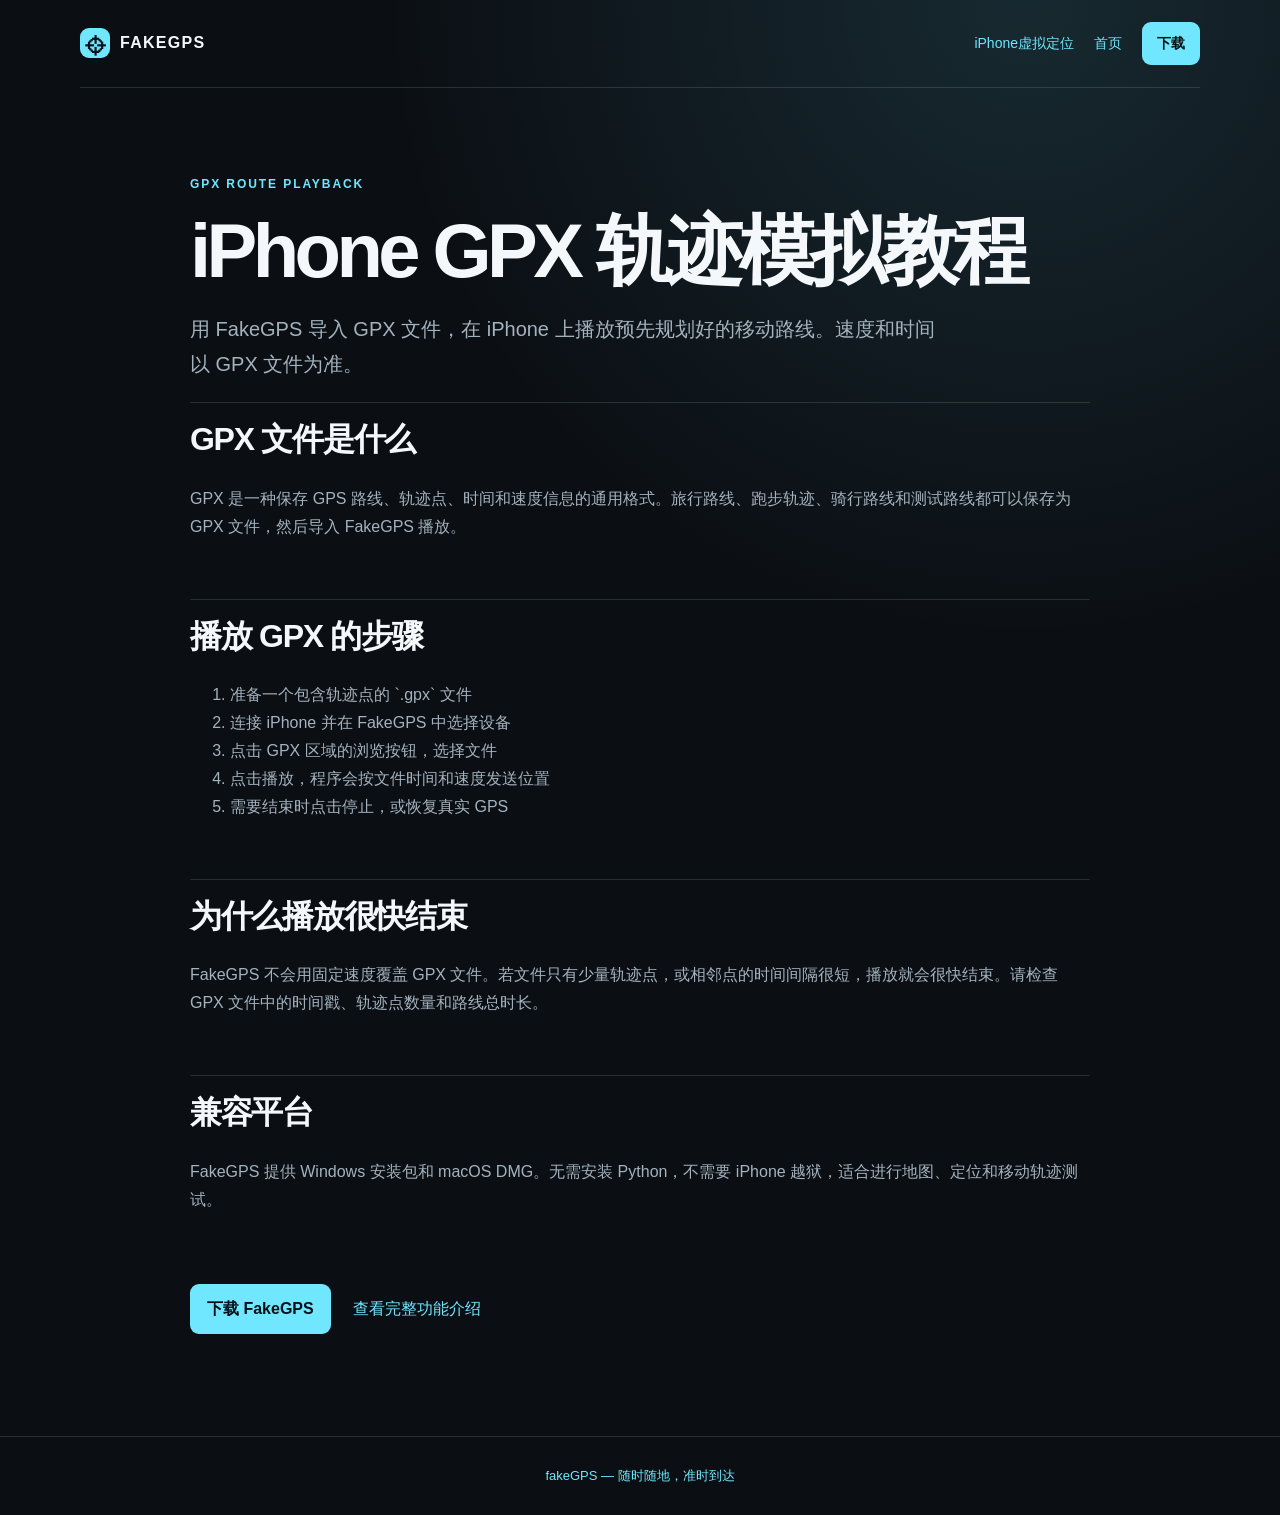
<file: gpx-location-guide/index.html>
<!doctype html>
<html lang="zh-CN">
<head>
  <meta charset="utf-8">
  <meta name="viewport" content="width=device-width, initial-scale=1">
  <title>iPhone GPX轨迹模拟教程｜FakeGPS 虚拟定位</title>
  <meta name="description" content="使用 FakeGPS 在 iPhone 上播放 GPX 轨迹。支持 Windows 和 macOS，按 GPX 文件中的时间与速度播放路线，无需越狱。">
  <meta name="keywords" content="iPhone GPX, GPX轨迹模拟, GPX虚拟定位, iPhone路线模拟, FakeGPS GPX, iOS轨迹播放">
  <link rel="canonical" href="https://fakegps.sixzjd.sbs/gpx-location-guide/">
  <link rel="stylesheet" href="/topic.css">
</head>
<body>
  <header><a class="brand" href="/"><span class="mark">⌖</span>FAKEGPS</a><nav><a href="/iphone-xuni-dingwei/">iPhone虚拟定位</a><a href="/">首页</a><a class="button" href="/#download">下载</a></nav></header>
  <main><p class="eyebrow">GPX ROUTE PLAYBACK</p><h1>iPhone GPX 轨迹模拟教程</h1><p class="lead">用 FakeGPS 导入 GPX 文件，在 iPhone 上播放预先规划好的移动路线。速度和时间以 GPX 文件为准。</p>
    <section><h2>GPX 文件是什么</h2><p>GPX 是一种保存 GPS 路线、轨迹点、时间和速度信息的通用格式。旅行路线、跑步轨迹、骑行路线和测试路线都可以保存为 GPX 文件，然后导入 FakeGPS 播放。</p></section>
    <section><h2>播放 GPX 的步骤</h2><ol><li>准备一个包含轨迹点的 `.gpx` 文件</li><li>连接 iPhone 并在 FakeGPS 中选择设备</li><li>点击 GPX 区域的浏览按钮，选择文件</li><li>点击播放，程序会按文件时间和速度发送位置</li><li>需要结束时点击停止，或恢复真实 GPS</li></ol></section>
    <section><h2>为什么播放很快结束</h2><p>FakeGPS 不会用固定速度覆盖 GPX 文件。若文件只有少量轨迹点，或相邻点的时间间隔很短，播放就会很快结束。请检查 GPX 文件中的时间戳、轨迹点数量和路线总时长。</p></section>
    <section><h2>兼容平台</h2><p>FakeGPS 提供 Windows 安装包和 macOS DMG。无需安装 Python，不需要 iPhone 越狱，适合进行地图、定位和移动轨迹测试。</p></section>
    <p class="cta"><a class="button" href="/#download">下载 FakeGPS</a><a href="/iphone-xuni-dingwei/">查看完整功能介绍</a></p>
  </main><footer><a href="/">fakeGPS — 随时随地，准时到达</a></footer>
</body>
</html>
</file>
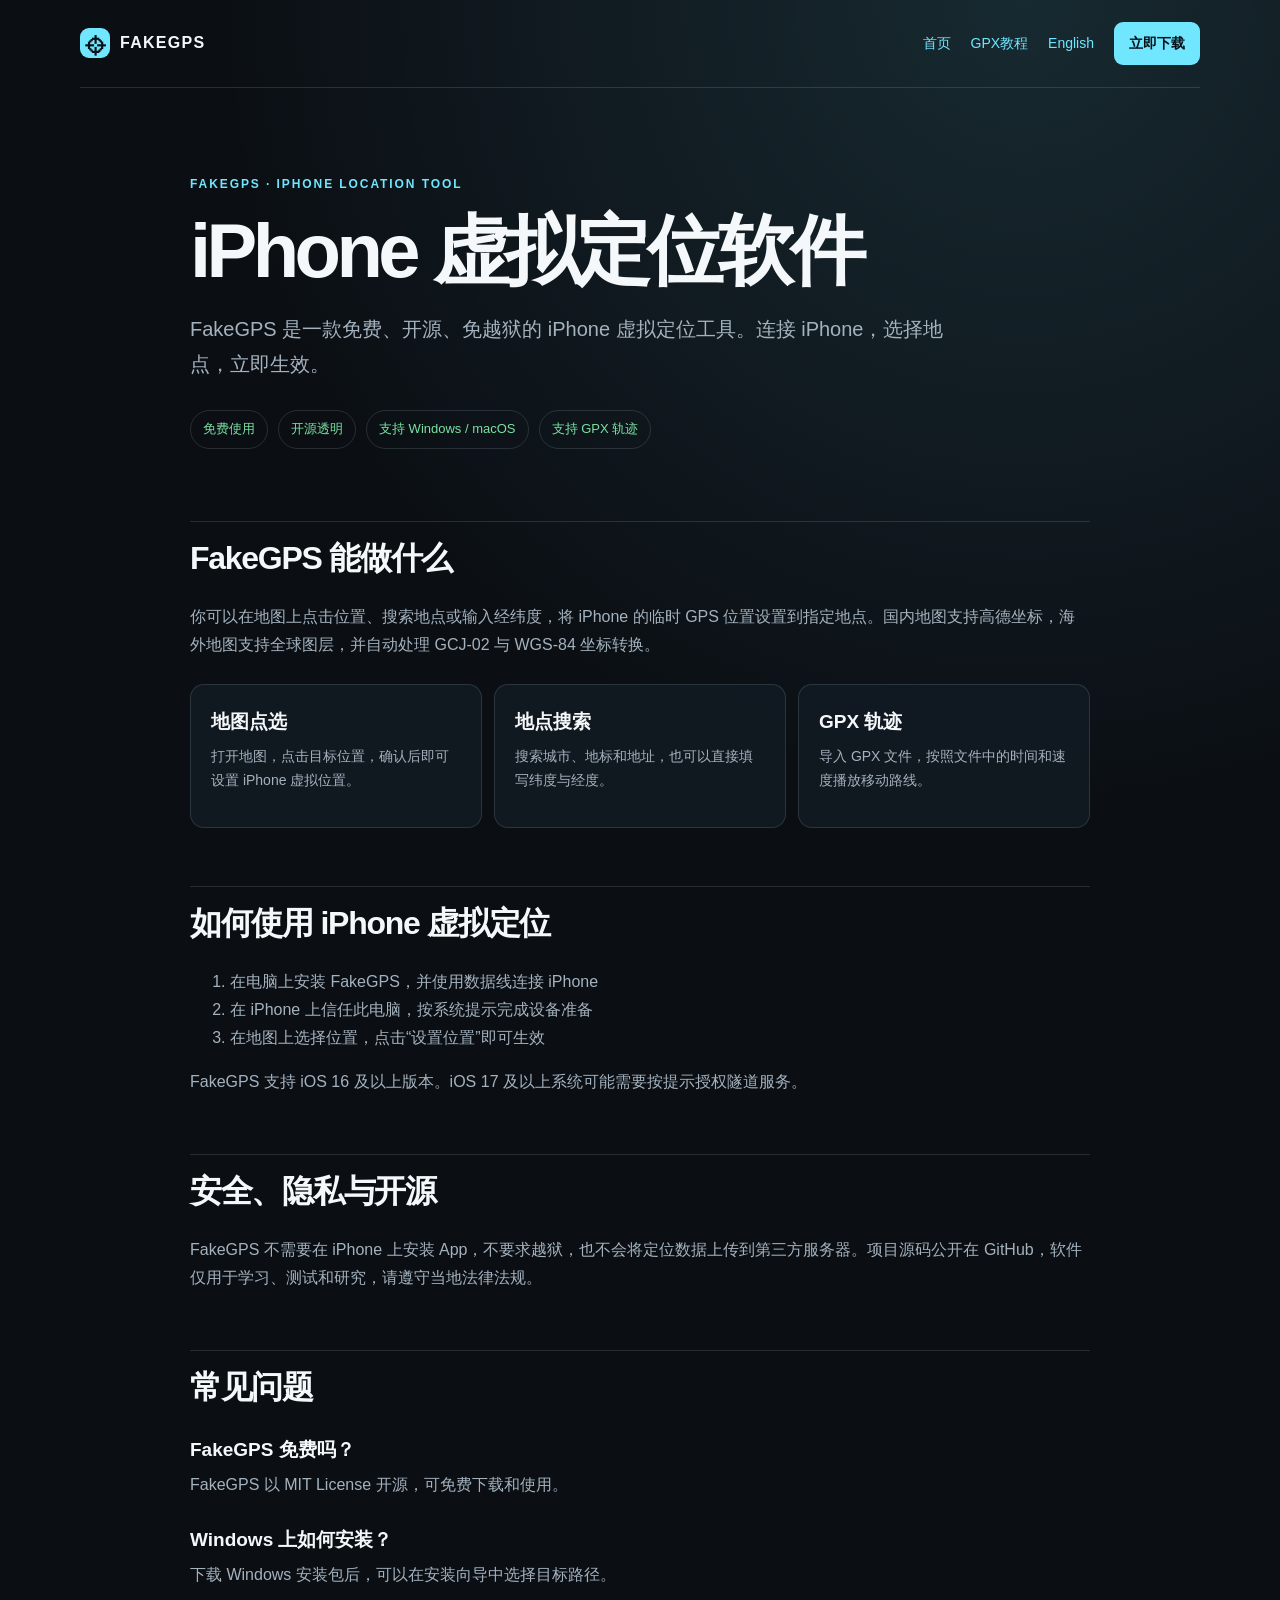
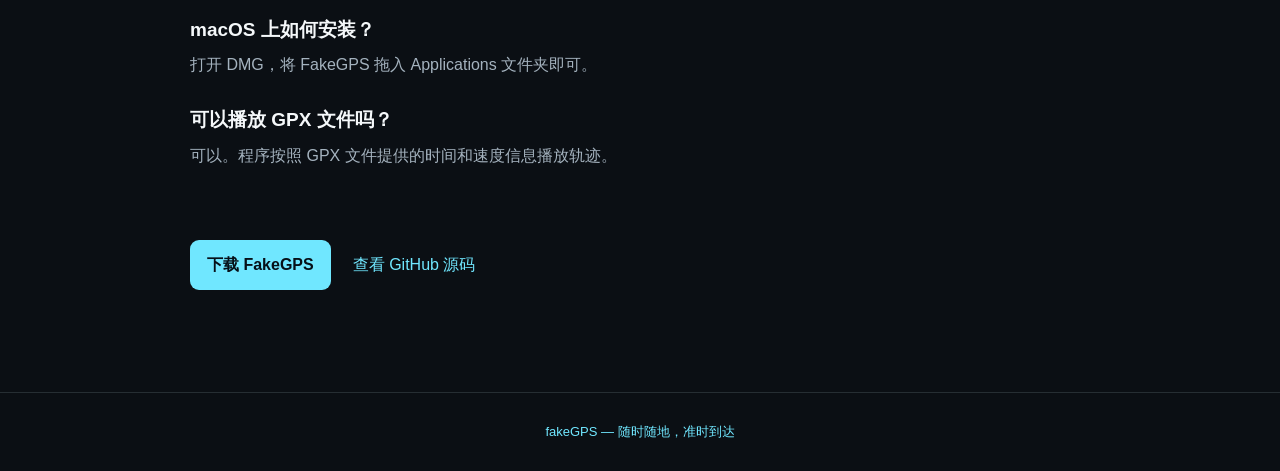
<file: iphone-xuni-dingwei/index.html>
<!doctype html>
<html lang="zh-CN">
<head>
  <meta charset="utf-8">
  <meta name="viewport" content="width=device-width, initial-scale=1">
  <title>iPhone虚拟定位工具 FakeGPS｜免越狱，支持 Windows 和 macOS</title>
  <meta name="description" content="FakeGPS 是一款免费、开源的 iPhone 虚拟定位软件。无需越狱，通过 USB 在 Windows 和 macOS 上设置 iPhone GPS 位置，支持地图选点、坐标转换和 GPX 轨迹。">
  <meta name="keywords" content="iPhone虚拟定位, iPhone虚拟定位软件, iPhone GPS模拟, iOS虚拟定位, 免越狱虚拟定位, FakeGPS, fake GPS, Windows虚拟定位, macOS虚拟定位">
  <link rel="canonical" href="https://fakegps.sixzjd.sbs/iphone-xuni-dingwei/">
  <link rel="stylesheet" href="/topic.css">
  <script type="application/ld+json">
  {"@context":"https://schema.org","@type":"FAQPage","mainEntity":[{"@type":"Question","name":"FakeGPS 是什么？","acceptedAnswer":{"@type":"Answer","text":"FakeGPS 是一款通过 USB 为 iPhone 设置临时虚拟 GPS 位置的免费开源工具，支持 Windows 和 macOS。"}},{"@type":"Question","name":"iPhone 虚拟定位需要越狱吗？","acceptedAnswer":{"@type":"Answer","text":"不需要越狱。FakeGPS 通过电脑与 iPhone 建立设备通信来设置位置。"}},{"@type":"Question","name":"FakeGPS 支持 Windows 和 macOS 吗？","acceptedAnswer":{"@type":"Answer","text":"支持 Windows 安装包和 macOS DMG，均可从官网下载。"}}]}
  </script>
</head>
<body>
  <header><a class="brand" href="/"><span class="mark">⌖</span>FAKEGPS</a><nav><a href="/">首页</a><a href="/gpx-location-guide/">GPX教程</a><a href="/en/iphone-location/">English</a><a class="button" href="/#download">立即下载</a></nav></header>
  <main>
    <p class="eyebrow">FAKEGPS · IPHONE LOCATION TOOL</p>
    <h1>iPhone 虚拟定位软件</h1>
    <p class="lead">FakeGPS 是一款免费、开源、免越狱的 iPhone 虚拟定位工具。连接 iPhone，选择地点，立即生效。</p>
    <div class="facts"><span>免费使用</span><span>开源透明</span><span>支持 Windows / macOS</span><span>支持 GPX 轨迹</span></div>
    <section><h2>FakeGPS 能做什么</h2><p>你可以在地图上点击位置、搜索地点或输入经纬度，将 iPhone 的临时 GPS 位置设置到指定地点。国内地图支持高德坐标，海外地图支持全球图层，并自动处理 GCJ-02 与 WGS-84 坐标转换。</p><div class="grid"><article><h3>地图点选</h3><p>打开地图，点击目标位置，确认后即可设置 iPhone 虚拟位置。</p></article><article><h3>地点搜索</h3><p>搜索城市、地标和地址，也可以直接填写纬度与经度。</p></article><article><h3>GPX 轨迹</h3><p>导入 GPX 文件，按照文件中的时间和速度播放移动路线。</p></article></div></section>
    <section><h2>如何使用 iPhone 虚拟定位</h2><ol><li>在电脑上安装 FakeGPS，并使用数据线连接 iPhone</li><li>在 iPhone 上信任此电脑，按系统提示完成设备准备</li><li>在地图上选择位置，点击“设置位置”即可生效</li></ol><p>FakeGPS 支持 iOS 16 及以上版本。iOS 17 及以上系统可能需要按提示授权隧道服务。</p></section>
    <section><h2>安全、隐私与开源</h2><p>FakeGPS 不需要在 iPhone 上安装 App，不要求越狱，也不会将定位数据上传到第三方服务器。项目源码公开在 GitHub，软件仅用于学习、测试和研究，请遵守当地法律法规。</p></section>
    <section class="faq"><h2>常见问题</h2><h3>FakeGPS 免费吗？</h3><p>FakeGPS 以 MIT License 开源，可免费下载和使用。</p><h3>Windows 上如何安装？</h3><p>下载 Windows 安装包后，可以在安装向导中选择目标路径。</p><h3>macOS 上如何安装？</h3><p>打开 DMG，将 FakeGPS 拖入 Applications 文件夹即可。</p><h3>可以播放 GPX 文件吗？</h3><p>可以。程序按照 GPX 文件提供的时间和速度信息播放轨迹。</p></section>
    <p class="cta"><a class="button" href="/#download">下载 FakeGPS</a><a href="https://github.com/sixzjd/fakeGPS-for-iPhone">查看 GitHub 源码</a></p>
  </main>
  <footer><a href="/">fakeGPS — 随时随地，准时到达</a></footer>
</body>
</html>
</file>
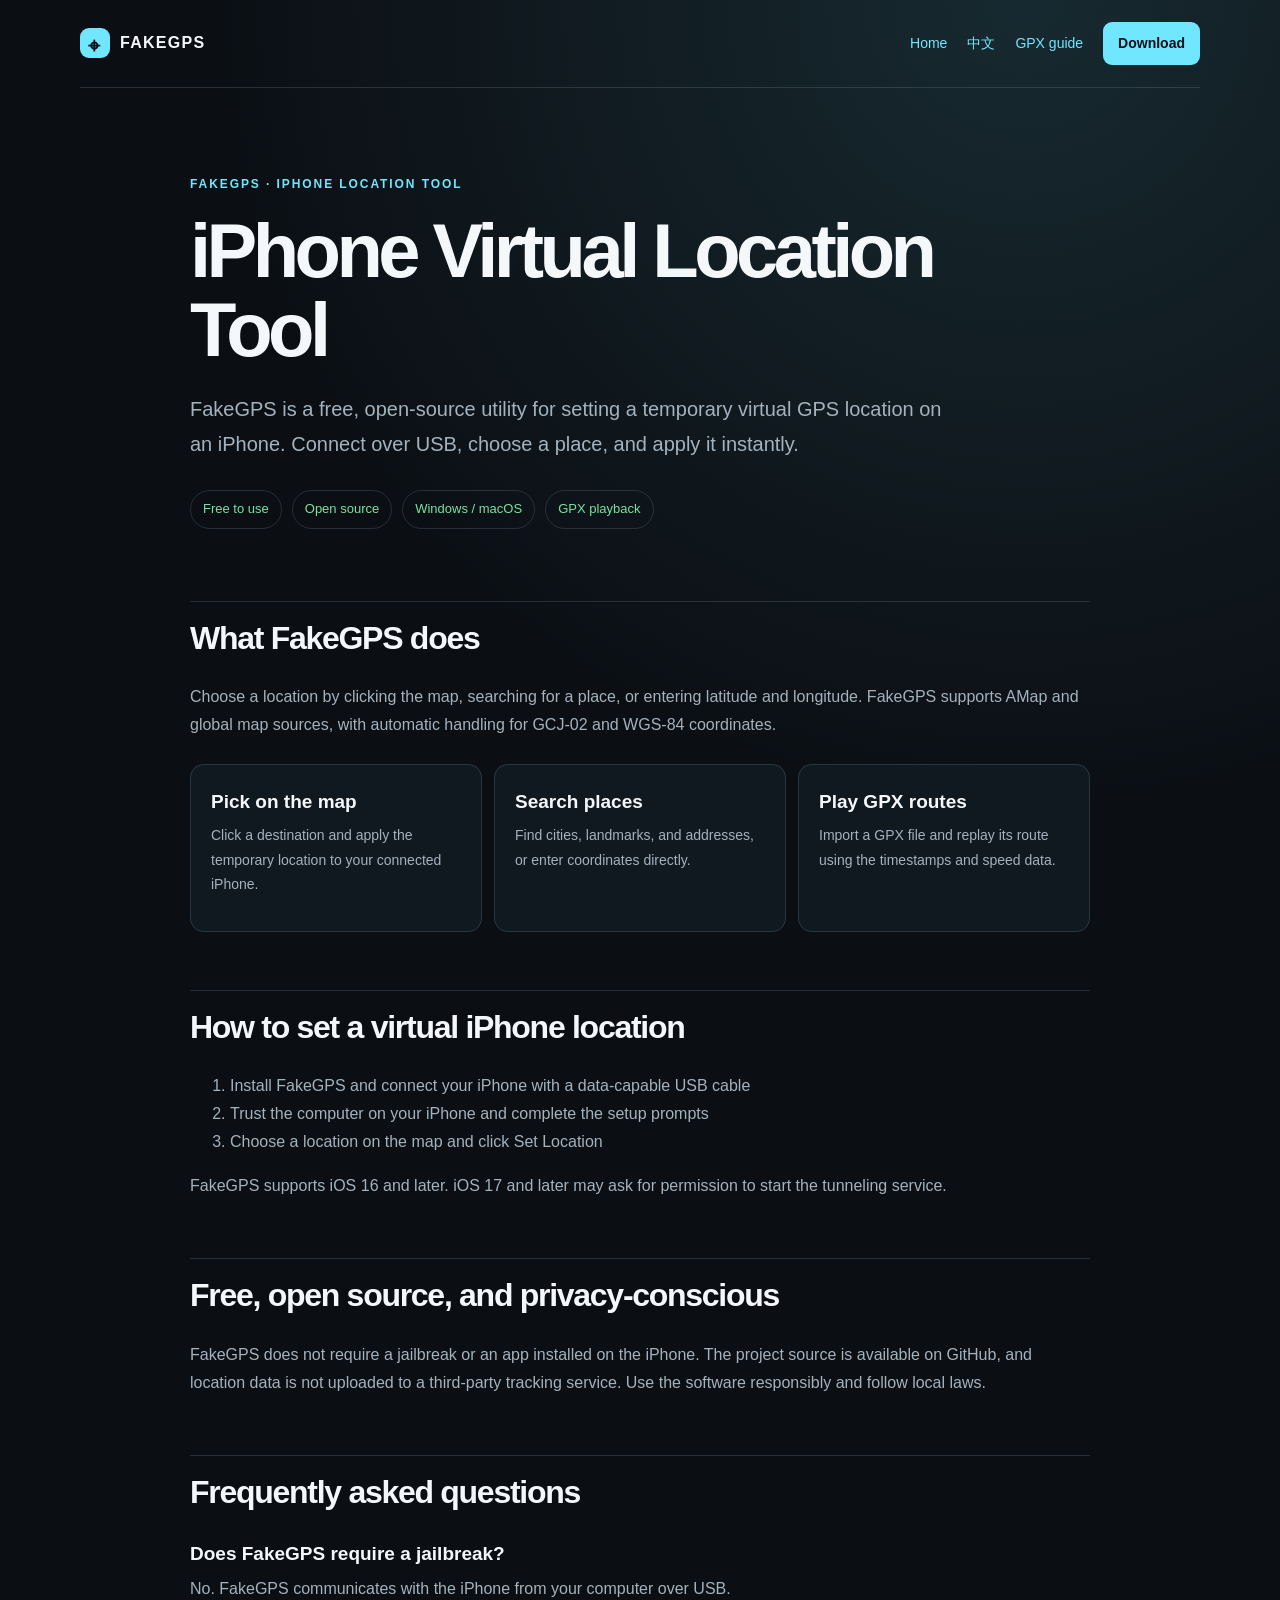
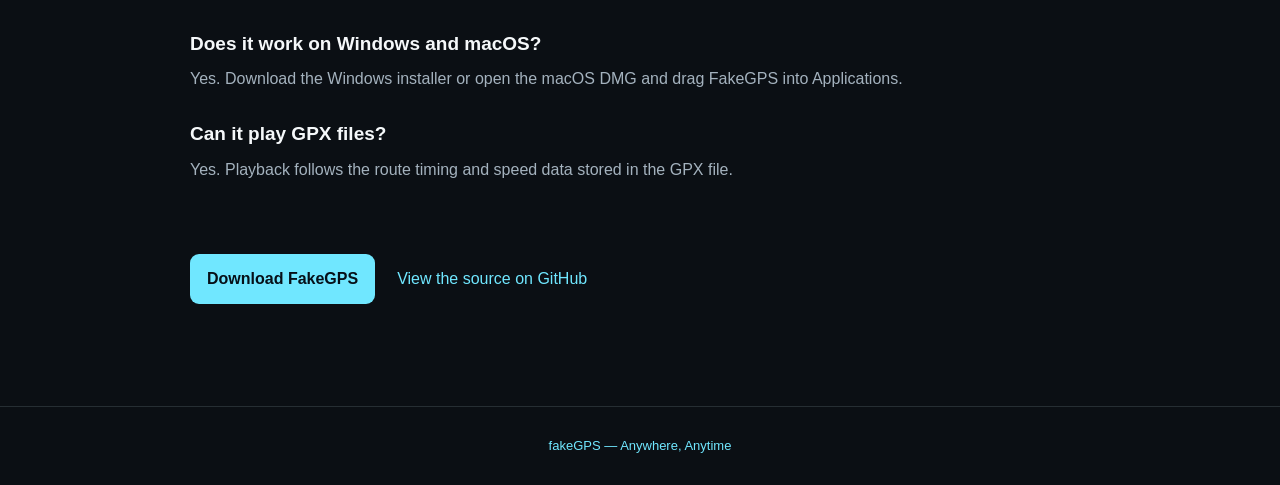
<file: en/iphone-location/index.html>
<!doctype html>
<html lang="en">
<head>
  <meta charset="utf-8">
  <meta name="viewport" content="width=device-width, initial-scale=1">
  <title>iPhone Virtual Location Tool FakeGPS | Windows and macOS</title>
  <meta name="description" content="FakeGPS is a free, open-source iPhone virtual location tool for Windows and macOS. Set a location over USB, play GPX routes, and test maps without a jailbreak.">
  <meta name="keywords" content="iPhone virtual location tool, iPhone GPS simulator, GPS spoofing, iOS location changer, FakeGPS, GPX route playback, Windows, macOS">
  <link rel="canonical" href="https://fakegps.sixzjd.sbs/en/iphone-location/">
  <link rel="stylesheet" href="/topic.css">
</head>
<body>
  <header><a class="brand" href="/"><span class="mark">⌖</span>FAKEGPS</a><nav><a href="/">Home</a><a href="/iphone-xuni-dingwei/">中文</a><a href="/gpx-location-guide/">GPX guide</a><a class="button" href="/#download">Download</a></nav></header>
  <main><p class="eyebrow">FAKEGPS · IPHONE LOCATION TOOL</p><h1>iPhone Virtual Location Tool</h1><p class="lead">FakeGPS is a free, open-source utility for setting a temporary virtual GPS location on an iPhone. Connect over USB, choose a place, and apply it instantly.</p><div class="facts"><span>Free to use</span><span>Open source</span><span>Windows / macOS</span><span>GPX playback</span></div>
    <section><h2>What FakeGPS does</h2><p>Choose a location by clicking the map, searching for a place, or entering latitude and longitude. FakeGPS supports AMap and global map sources, with automatic handling for GCJ-02 and WGS-84 coordinates.</p><div class="grid"><article><h3>Pick on the map</h3><p>Click a destination and apply the temporary location to your connected iPhone.</p></article><article><h3>Search places</h3><p>Find cities, landmarks, and addresses, or enter coordinates directly.</p></article><article><h3>Play GPX routes</h3><p>Import a GPX file and replay its route using the timestamps and speed data.</p></article></div></section>
    <section><h2>How to set a virtual iPhone location</h2><ol><li>Install FakeGPS and connect your iPhone with a data-capable USB cable</li><li>Trust the computer on your iPhone and complete the setup prompts</li><li>Choose a location on the map and click Set Location</li></ol><p>FakeGPS supports iOS 16 and later. iOS 17 and later may ask for permission to start the tunneling service.</p></section>
    <section><h2>Free, open source, and privacy-conscious</h2><p>FakeGPS does not require a jailbreak or an app installed on the iPhone. The project source is available on GitHub, and location data is not uploaded to a third-party tracking service. Use the software responsibly and follow local laws.</p></section>
    <section class="faq"><h2>Frequently asked questions</h2><h3>Does FakeGPS require a jailbreak?</h3><p>No. FakeGPS communicates with the iPhone from your computer over USB.</p><h3>Does it work on Windows and macOS?</h3><p>Yes. Download the Windows installer or open the macOS DMG and drag FakeGPS into Applications.</p><h3>Can it play GPX files?</h3><p>Yes. Playback follows the route timing and speed data stored in the GPX file.</p></section>
    <p class="cta"><a class="button" href="/#download">Download FakeGPS</a><a href="https://github.com/sixzjd/fakeGPS-for-iPhone">View the source on GitHub</a></p>
  </main><footer><a href="/">fakeGPS — Anywhere, Anytime</a></footer>
</body>
</html>
</file>
<file: topic.css>
:root{--bg:#0b0f14;--panel:#121c26;--line:rgba(205,229,240,.14);--text:#f5f8fa;--muted:#a4b2be;--cyan:#70e7ff;--green:#79e2a1}*{box-sizing:border-box}body{margin:0;background:radial-gradient(circle at 80% 0,rgba(112,231,255,.12),transparent 35%),var(--bg);color:var(--text);font:16px/1.75 Inter,-apple-system,BlinkMacSystemFont,"Segoe UI",sans-serif}a{color:var(--cyan);text-decoration:none}header{width:min(1120px,calc(100% - 40px));margin:0 auto;padding:22px 0;display:flex;align-items:center;justify-content:space-between;border-bottom:1px solid var(--line)}.brand{display:flex;align-items:center;gap:10px;color:var(--text);font-weight:800;letter-spacing:.08em}.mark{display:grid;place-items:center;width:30px;height:30px;border-radius:9px;background:var(--cyan);color:#061018;font-size:21px}nav{display:flex;align-items:center;gap:20px;font-size:14px}nav .button,.button{display:inline-block;padding:9px 15px;border-radius:9px;background:var(--cyan);color:#061018;font-weight:700}main{width:min(900px,calc(100% - 40px));margin:0 auto;padding:86px 0}.eyebrow{color:var(--cyan);font-size:12px;font-weight:700;letter-spacing:.16em}.eyebrow,h1,h2,h3,p{margin-top:0}h1{max-width:850px;margin:16px 0 22px;font-size:clamp(42px,7vw,76px);line-height:1.05;letter-spacing:-.06em}.lead{max-width:760px;color:var(--muted);font-size:20px}.facts{display:flex;flex-wrap:wrap;gap:10px;margin:28px 0 72px}.facts span{padding:7px 12px;border:1px solid var(--line);border-radius:999px;color:var(--green);font-size:13px}section{margin:0 0 58px;padding-top:18px;border-top:1px solid var(--line)}h2{font-size:32px;line-height:1.15;letter-spacing:-.04em}h3{margin:0 0 5px;font-size:19px}section p,li{color:var(--muted)}.grid{display:grid;grid-template-columns:repeat(3,1fr);gap:12px;margin-top:25px}.grid article{padding:20px;border:1px solid var(--line);border-radius:14px;background:rgba(18,28,38,.72)}.grid p{font-size:14px}.faq h3{margin-top:24px}.cta{display:flex;align-items:center;gap:22px;margin-top:70px}.cta a:first-child{background:var(--cyan);color:#061018;font-weight:700;padding:11px 17px;border-radius:9px}footer{padding:28px 20px;border-top:1px solid var(--line);text-align:center;color:var(--muted);font-size:13px}@media(max-width:640px){header{width:min(100% - 28px,1120px)}nav{gap:10px;font-size:12px}nav a:not(.button){display:none}main{padding:56px 0}.lead{font-size:17px}.grid{grid-template-columns:1fr}.cta{align-items:flex-start;flex-direction:column}}
</file>
